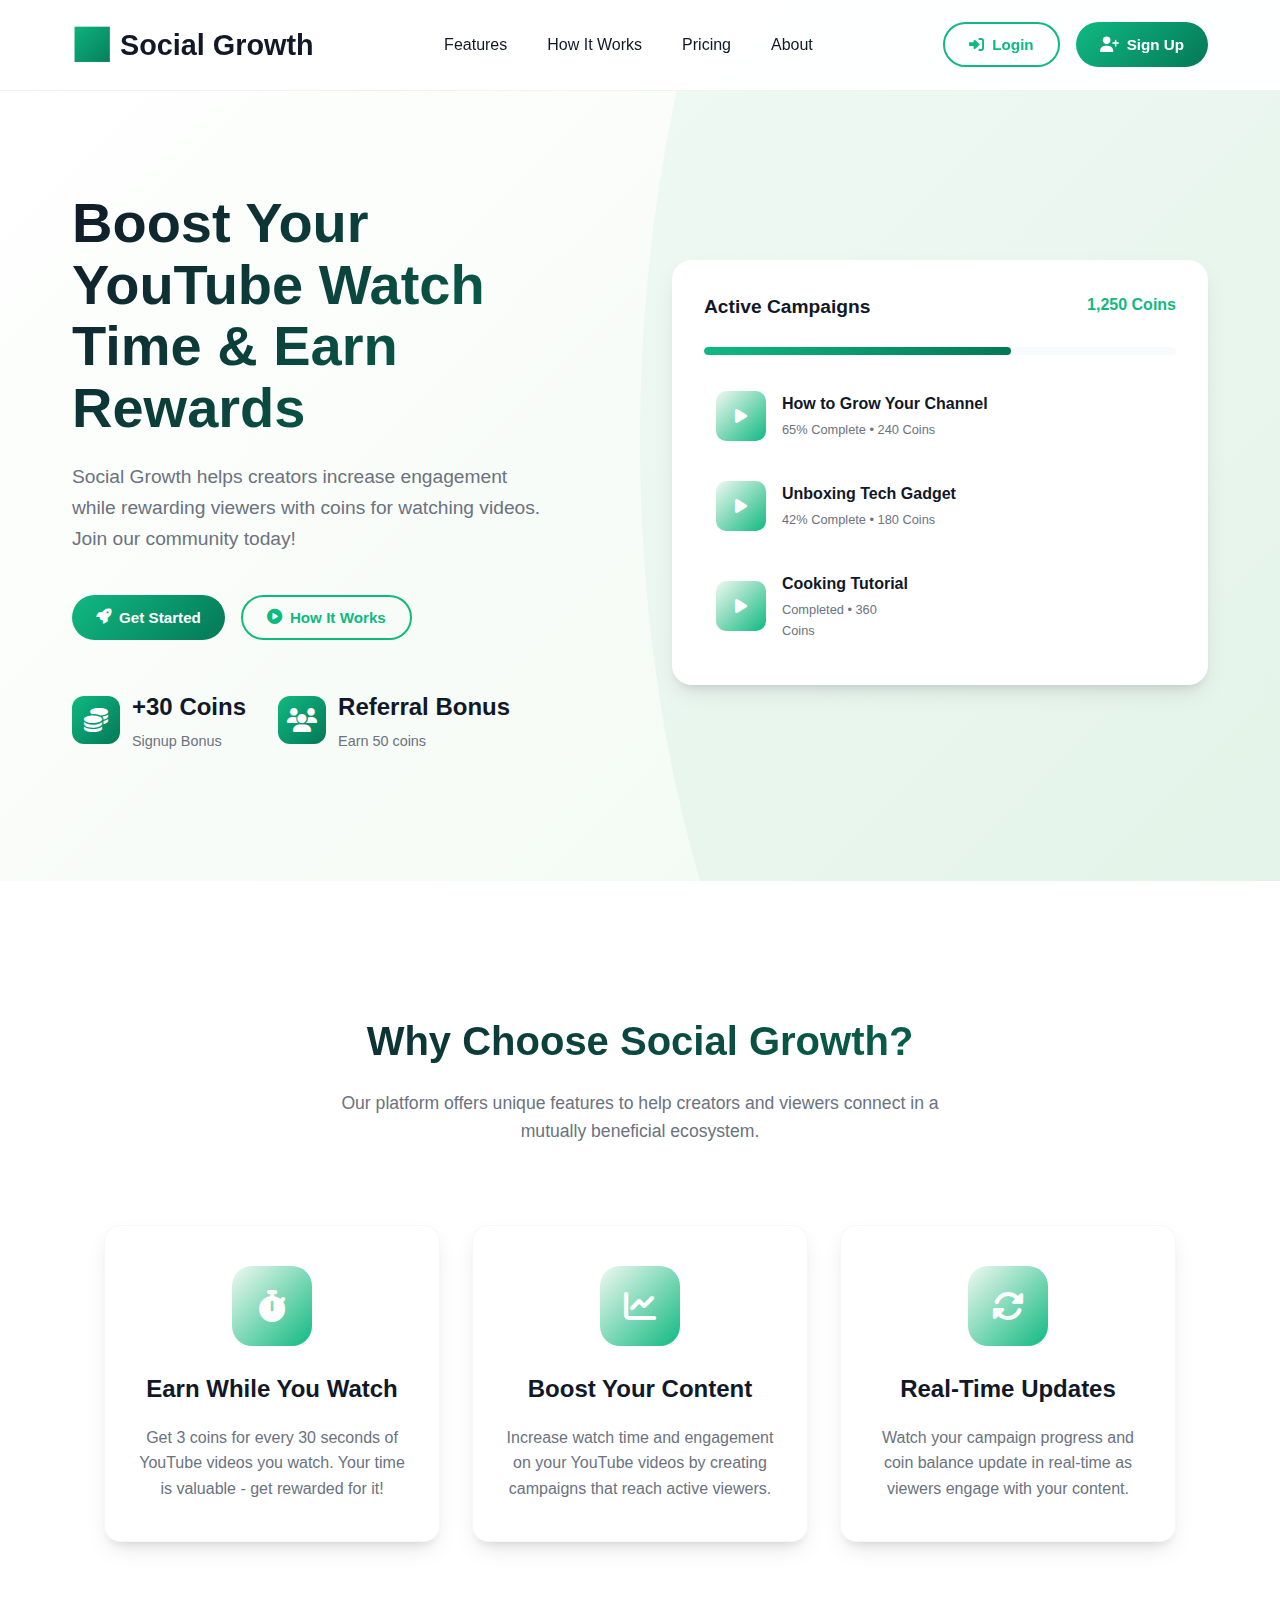
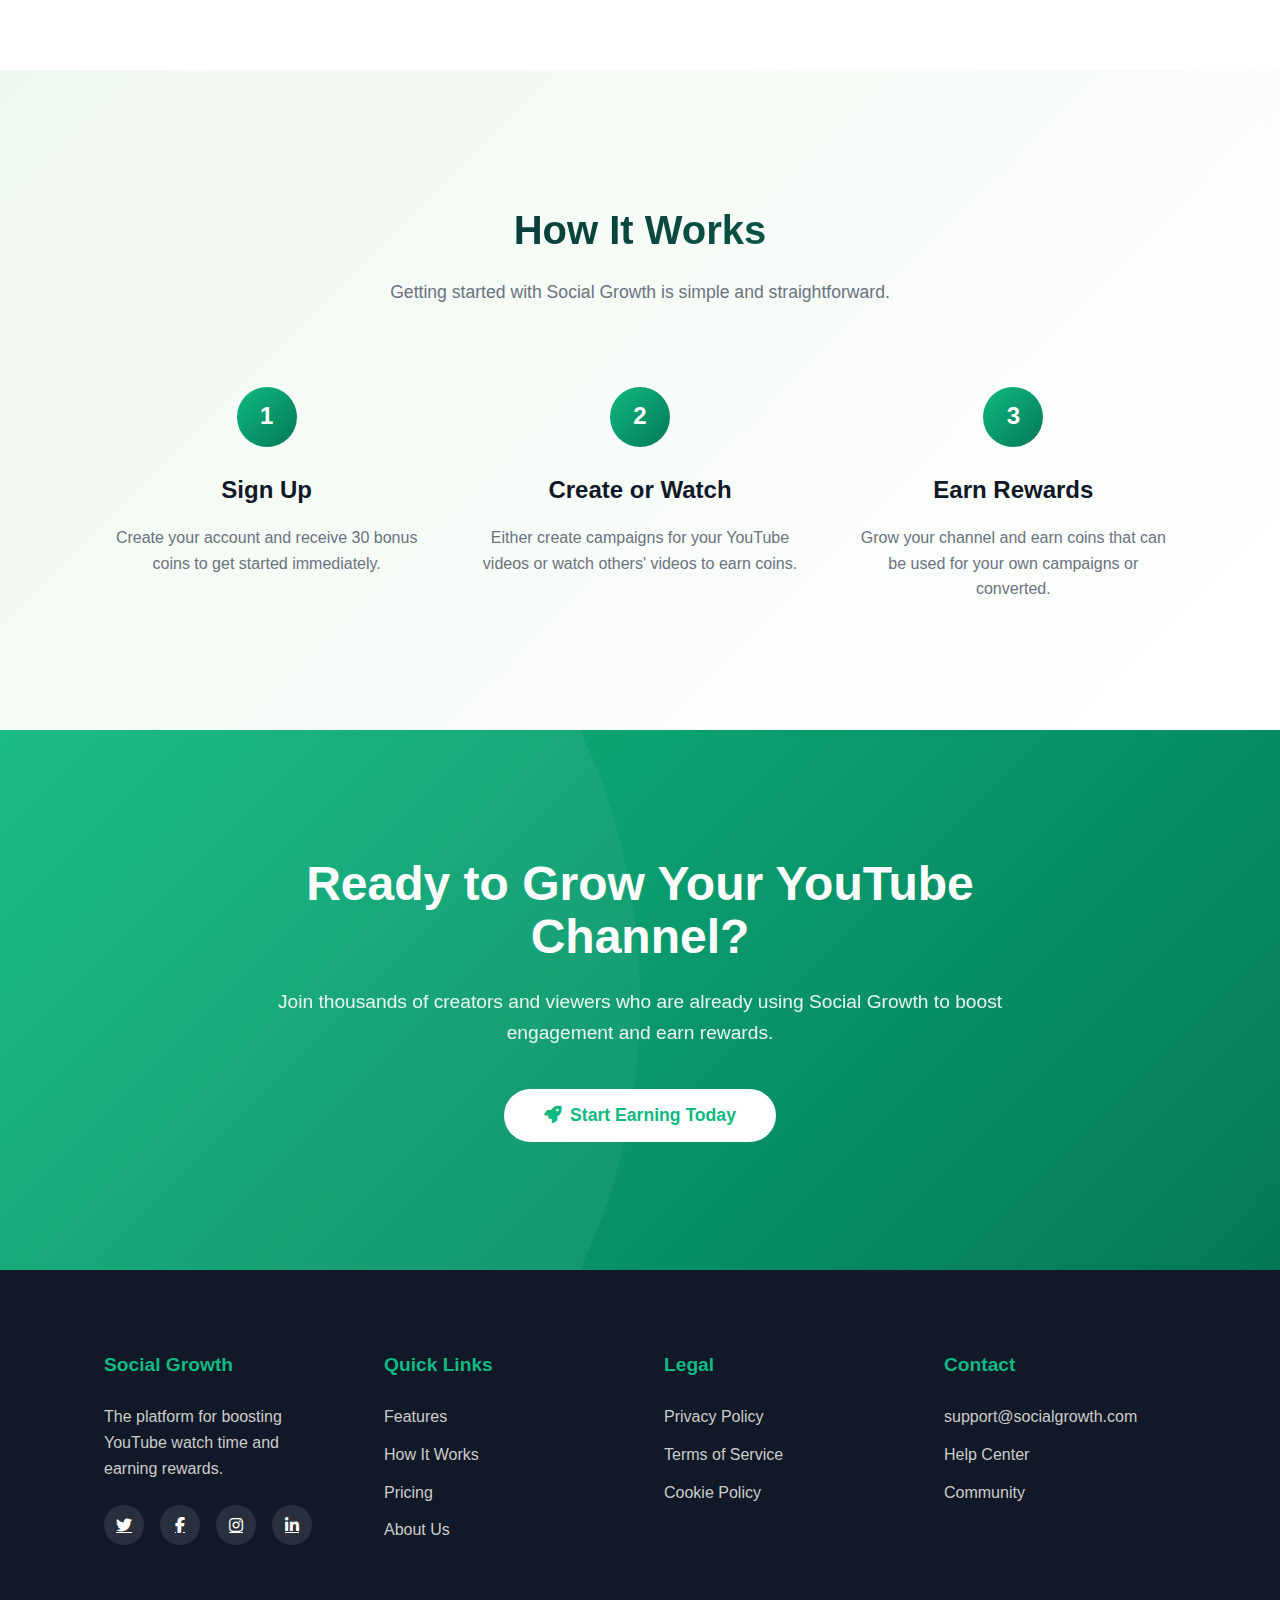
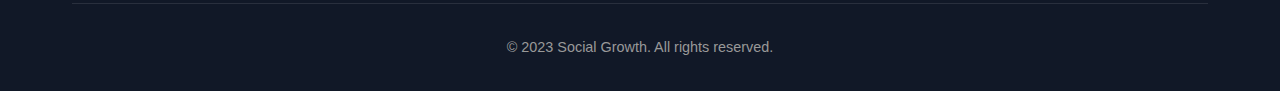
<file: index.html>
<!DOCTYPE html>
<html lang="en">
<head>
    <meta charset="UTF-8">
    <meta name="viewport" content="width=device-width, initial-scale=1.0">
    <title>Social Growth - Boost Your YouTube Watch Time</title>
    <link rel="stylesheet" href="https://cdnjs.cloudflare.com/ajax/libs/font-awesome/6.4.0/css/all.min.css">
    <style>
        /* Modern CSS Reset and Variables */
        :root {
            --white: #ffffff;
            --light-green: #f0f9f0;
            --green: #10B981;
            --dark-green: #047857;
            --black: #111827;
            --gray: #6B7280;
            --light-gray: #F9FAFB;
            --card-shadow: 0 10px 25px -5px rgba(0, 0, 0, 0.1), 0 8px 10px -6px rgba(0, 0, 0, 0.1);
            --hover-shadow: 0 20px 40px -10px rgba(0, 0, 0, 0.15), 0 10px 15px -8px rgba(0, 0, 0, 0.1);
        }

        * {
            margin: 0;
            padding: 0;
            box-sizing: border-box;
            font-family: 'Inter', -apple-system, BlinkMacSystemFont, 'Segoe UI', Roboto, Oxygen, Ubuntu, Cantarell, sans-serif;
        }

        html {
            scroll-behavior: smooth;
        }

        body {
            background-color: var(--white);
            color: var(--black);
            line-height: 1.6;
            overflow-x: hidden;
        }

        /* Header Styles - NOW WITH WHITE BACKGROUND */
        header {
            position: fixed;
            top: 0;
            width: 100%;
            background: rgba(255, 255, 255, 0.95);
            backdrop-filter: blur(10px);
            z-index: 1000;
            padding: 1.2rem 0;
            transition: all 0.3s ease;
            border-bottom: 1px solid rgba(0, 0, 0, 0.05);
        }

        .nav-container {
            display: flex;
            justify-content: space-between;
            align-items: center;
            max-width: 1200px;
            margin: 0 auto;
            padding: 0 2rem;
        }

        .logo {
            display: flex;
            align-items: center;
            font-size: 1.8rem;
            font-weight: 800;
            color: var(--black);
            text-decoration: none;
        }

        .logo-icon {
            background: linear-gradient(135deg, var(--green), var(--dark-green));
            -webkit-background-clip: text;
            background-clip: text;
            color: transparent;
            margin-right: 0.5rem;
            font-size: 2rem;
        }

        .nav-links {
            display: flex;
            gap: 2.5rem;
        }

        .nav-links a {
            text-decoration: none;
            color: var(--black);
            font-weight: 500;
            transition: color 0.3s;
            position: relative;
        }

        .nav-links a:hover {
            color: var(--green);
        }

        .nav-links a::after {
            content: '';
            position: absolute;
            bottom: -5px;
            left: 0;
            width: 0;
            height: 2px;
            background: var(--green);
            transition: width 0.3s;
        }

        .nav-links a:hover::after {
            width: 100%;
        }

        .auth-buttons {
            display: flex;
            gap: 1rem;
        }

        .btn {
            padding: 0.75rem 1.5rem;
            border-radius: 50px;
            font-weight: 600;
            cursor: pointer;
            transition: all 0.3s ease;
            border: none;
            font-size: 0.95rem;
            display: inline-flex;
            align-items: center;
            justify-content: center;
            gap: 0.5rem;
        }

        .btn-outline {
            background: transparent;
            border: 2px solid var(--green);
            color: var(--green);
        }

        .btn-outline:hover {
            background: var(--green);
            color: white;
            transform: translateY(-2px);
            box-shadow: 0 10px 20px rgba(16, 185, 129, 0.3);
        }

        .btn-filled {
            background: linear-gradient(135deg, var(--green), var(--dark-green));
            color: white;
        }

        .btn-filled:hover {
            transform: translateY(-2px);
            box-shadow: 0 10px 20px rgba(16, 185, 129, 0.4);
        }

        /* Hero Section */
        .hero {
            padding: 12rem 0 8rem;
            background: linear-gradient(135deg, var(--white) 0%, var(--light-green) 100%);
            position: relative;
            overflow: hidden;
        }

        .hero::before {
            content: '';
            position: absolute;
            top: -50%;
            right: -20%;
            width: 70%;
            height: 200%;
            background: linear-gradient(135deg, rgba(16, 185, 129, 0.05) 0%, rgba(4, 120, 87, 0.05) 100%);
            border-radius: 50%;
            z-index: 0;
        }

        .hero-content {
            max-width: 1200px;
            margin: 0 auto;
            padding: 0 2rem;
            display: grid;
            grid-template-columns: 1fr 1fr;
            gap: 4rem;
            align-items: center;
            position: relative;
            z-index: 1;
        }

        .hero-text {
            animation: fadeInUp 1s ease-out;
        }

        .hero h1 {
            font-size: 3.5rem;
            font-weight: 800;
            line-height: 1.1;
            margin-bottom: 1.5rem;
            background: linear-gradient(135deg, var(--black) 0%, var(--dark-green) 100%);
            -webkit-background-clip: text;
            background-clip: text;
            color: transparent;
        }

        .hero p {
            font-size: 1.2rem;
            color: var(--gray);
            margin-bottom: 2.5rem;
            max-width: 90%;
        }

        .hero-buttons {
            display: flex;
            gap: 1rem;
            margin-bottom: 3rem;
        }

        .hero-stats {
            display: flex;
            gap: 2rem;
        }

        .stat {
            display: flex;
            align-items: center;
            gap: 0.75rem;
        }

        .stat-icon {
            width: 3rem;
            height: 3rem;
            background: linear-gradient(135deg, var(--green), var(--dark-green));
            border-radius: 12px;
            display: flex;
            align-items: center;
            justify-content: center;
            color: white;
            font-size: 1.5rem;
        }

        .stat-text h3 {
            font-size: 1.5rem;
            font-weight: 700;
            margin-bottom: 0.25rem;
        }

        .stat-text p {
            font-size: 0.9rem;
            color: var(--gray);
            margin: 0;
        }

        .hero-visual {
            position: relative;
            animation: float 6s ease-in-out infinite;
        }

        .visual-container {
            background: white;
            border-radius: 20px;
            box-shadow: var(--card-shadow);
            padding: 2rem;
            position: relative;
            overflow: hidden;
        }

        .visual-header {
            display: flex;
            justify-content: space-between;
            margin-bottom: 1.5rem;
        }

        .visual-title {
            font-weight: 700;
            font-size: 1.2rem;
        }

        .visual-balance {
            font-weight: 700;
            color: var(--green);
        }

        .progress-bar {
            height: 8px;
            background: var(--light-gray);
            border-radius: 10px;
            overflow: hidden;
            margin-bottom: 1.5rem;
        }

        .progress {
            height: 100%;
            background: linear-gradient(90deg, var(--green), var(--dark-green));
            border-radius: 10px;
            width: 65%;
        }

        .campaign-list {
            display: flex;
            flex-direction: column;
            gap: 1rem;
        }

        .campaign-item {
            display: flex;
            align-items: center;
            gap: 1rem;
            padding: 0.75rem;
            border-radius: 12px;
            transition: all 0.3s;
        }

        .campaign-item:hover {
            background: var(--light-green);
        }

        .campaign-thumb {
            width: 50px;
            height: 50px;
            background: linear-gradient(135deg, var(--light-green), var(--green));
            border-radius: 10px;
            display: flex;
            align-items: center;
            justify-content: center;
            color: white;
        }

        .campaign-info h4 {
            font-weight: 600;
            margin-bottom: 0.25rem;
        }

        .campaign-info p {
            font-size: 0.8rem;
            color: var(--gray);
            margin: 0;
        }

        /* Features Section */
        .features {
            padding: 8rem 0;
            background: var(--white);
        }

        .section-title {
            text-align: center;
            margin-bottom: 5rem;
        }

        .section-title h2 {
            font-size: 2.5rem;
            font-weight: 800;
            margin-bottom: 1rem;
            background: linear-gradient(135deg, var(--black) 0%, var(--dark-green) 100%);
            -webkit-background-clip: text;
            background-clip: text;
            color: transparent;
        }

        .section-title p {
            color: var(--gray);
            max-width: 600px;
            margin: 0 auto;
            font-size: 1.1rem;
        }

        .features-grid {
            max-width: 1200px;
            margin: 0 auto;
            padding: 0 2rem;
            display: grid;
            grid-template-columns: repeat(auto-fit, minmax(300px, 1fr));
            gap: 2rem;
        }

        .feature-card {
            background: var(--white);
            border-radius: 16px;
            padding: 2.5rem 2rem;
            box-shadow: var(--card-shadow);
            transition: all 0.3s ease;
            text-align: center;
            border: 1px solid rgba(0, 0, 0, 0.03);
        }

        .feature-card:hover {
            transform: translateY(-10px);
            box-shadow: var(--hover-shadow);
        }

        .feature-icon {
            width: 80px;
            height: 80px;
            background: linear-gradient(135deg, var(--light-green), var(--green));
            border-radius: 20px;
            display: flex;
            align-items: center;
            justify-content: center;
            margin: 0 auto 1.5rem;
            font-size: 2rem;
            color: white;
        }

        .feature-card h3 {
            font-size: 1.5rem;
            font-weight: 700;
            margin-bottom: 1rem;
            color: var(--black);
        }

        .feature-card p {
            color: var(--gray);
        }

        /* How It Works Section */
        .how-it-works {
            padding: 8rem 0;
            background: linear-gradient(135deg, var(--light-green) 0%, var(--white) 100%);
        }

        .steps-container {
            max-width: 1200px;
            margin: 0 auto;
            padding: 0 2rem;
            display: grid;
            grid-template-columns: repeat(auto-fit, minmax(250px, 1fr));
            gap: 3rem;
        }

        .step {
            text-align: center;
            position: relative;
        }

        .step-number {
            width: 60px;
            height: 60px;
            background: linear-gradient(135deg, var(--green), var(--dark-green));
            color: white;
            border-radius: 50%;
            display: flex;
            align-items: center;
            justify-content: center;
            font-size: 1.5rem;
            font-weight: 700;
            margin: 0 auto 1.5rem;
            position: relative;
            z-index: 2;
        }

        .step h3 {
            font-size: 1.5rem;
            font-weight: 700;
            margin-bottom: 1rem;
            color: var(--black);
        }

        .step p {
            color: var(--gray);
        }

        /* CTA Section */
        .cta {
            padding: 8rem 0;
            background: linear-gradient(135deg, var(--green) 0%, var(--dark-green) 100%);
            color: white;
            text-align: center;
            position: relative;
            overflow: hidden;
        }

        .cta::before {
            content: '';
            position: absolute;
            top: -50%;
            left: -20%;
            width: 70%;
            height: 200%;
            background: rgba(255, 255, 255, 0.05);
            border-radius: 50%;
            z-index: 0;
        }

        .cta-content {
            max-width: 800px;
            margin: 0 auto;
            padding: 0 2rem;
            position: relative;
            z-index: 1;
        }

        .cta h2 {
            font-size: 3rem;
            font-weight: 800;
            margin-bottom: 1.5rem;
            line-height: 1.1;
        }

        .cta p {
            font-size: 1.2rem;
            margin-bottom: 2.5rem;
            opacity: 0.9;
        }

        .cta .btn {
            background: white;
            color: var(--green);
            font-weight: 700;
            padding: 1rem 2.5rem;
            font-size: 1.1rem;
        }

        .cta .btn:hover {
            transform: translateY(-3px);
            box-shadow: 0 15px 30px rgba(0, 0, 0, 0.2);
        }

        /* Footer */
        footer {
            background: var(--black);
            color: white;
            padding: 5rem 0 2rem;
        }

        .footer-content {
            max-width: 1200px;
            margin: 0 auto;
            padding: 0 2rem;
            display: grid;
            grid-template-columns: repeat(auto-fit, minmax(200px, 1fr));
            gap: 3rem;
            margin-bottom: 3rem;
        }

        .footer-column h3 {
            font-size: 1.2rem;
            margin-bottom: 1.5rem;
            color: var(--green);
        }

        .footer-column ul {
            list-style: none;
        }

        .footer-column ul li {
            margin-bottom: 0.75rem;
        }

        .footer-column ul li a {
            color: #ccc;
            text-decoration: none;
            transition: color 0.3s;
        }

        .footer-column ul li a:hover {
            color: var(--green);
        }

        .social-links {
            display: flex;
            gap: 1rem;
            margin-top: 1.5rem;
        }

        .social-links a {
            width: 40px;
            height: 40px;
            background: rgba(255, 255, 255, 0.1);
            border-radius: 50%;
            display: flex;
            align-items: center;
            justify-content: center;
            color: white;
            transition: all 0.3s;
        }

        .social-links a:hover {
            background: var(--green);
            transform: translateY(-3px);
        }

        .copyright {
            text-align: center;
            padding-top: 2rem;
            border-top: 1px solid rgba(255, 255, 255, 0.1);
            color: #999;
            font-size: 0.9rem;
            max-width: 1200px;
            margin: 0 auto;
            padding-left: 2rem;
            padding-right: 2rem;
        }

        /* Auth Modals */
        .auth-modal {
            display: none;
        }

        .auth-modal.show {
            display: flex;
        }

        .auth-tabs {
            display: flex;
            margin-bottom: 2rem;
            border-bottom: 2px solid var(--light-gray);
        }

        .auth-tab {
            flex: 1;
            padding: 1rem;
            text-align: center;
            background: none;
            border: none;
            font-weight: 600;
            color: var(--gray);
            cursor: pointer;
            transition: all 0.3s;
        }

        .auth-tab.active {
            color: var(--green);
            border-bottom: 3px solid var(--green);
        }

        .auth-form {
            display: none;
        }

        .auth-form.active {
            display: block;
        }

        .referral-field {
            margin-top: 1rem;
            padding: 1rem;
            background: var(--light-green);
            border-radius: 8px;
            border-left: 4px solid var(--green);
        }

        /* Animations */
        @keyframes fadeInUp {
            from {
                opacity: 0;
                transform: translateY(30px);
            }
            to {
                opacity: 1;
                transform: translateY(0);
            }
        }

        @keyframes float {
            0% {
                transform: translateY(0px);
            }
            50% {
                transform: translateY(-20px);
            }
            100% {
                transform: translateY(0px);
            }
        }

        /* Mobile Responsiveness */
        @media (max-width: 968px) {
            .hero-content {
                grid-template-columns: 1fr;
                text-align: center;
            }

            .hero h1 {
                font-size: 2.8rem;
            }

            .hero p {
                max-width: 100%;
            }

            .hero-buttons {
                justify-content: center;
            }

            .hero-stats {
                justify-content: center;
            }
        }

        @media (max-width: 768px) {
            .nav-links {
                display: none;
            }

            .hero {
                padding: 10rem 0 5rem;
            }

            .hero h1 {
                font-size: 2.5rem;
            }

            .hero-stats {
                flex-direction: column;
                gap: 1.5rem;
            }

            .features-grid {
                grid-template-columns: 1fr;
            }
        }

        @media (max-width: 480px) {
            .hero-buttons {
                flex-direction: column;
                align-items: center;
            }

            .btn {
                width: 100%;
                max-width: 250px;
            }

            .cta h2 {
                font-size: 2.2rem;
            }
        }
    </style>
</head>
<body>
    <!-- Header - NOW WITH WHITE BACKGROUND -->
    <header>
        <div class="nav-container">
            <a href="#" class="logo">
                <span class="logo-icon">📈</span>
                Social Growth
            </a>
            <nav class="nav-links">
                <a href="#features">Features</a>
                <a href="#how-it-works">How It Works</a>
                <a href="#pricing">Pricing</a>
                <a href="#about">About</a>
            </nav>
            <div class="auth-buttons">
                <button class="btn btn-outline" data-auth="unauthenticated" onclick="showAuthModal('login')">
                    <i class="fas fa-sign-in-alt"></i> Login
                </button>
                <button class="btn btn-filled" data-auth="unauthenticated" onclick="showAuthModal('signup')">
                    <i class="fas fa-user-plus"></i> Sign Up
                </button>
                <div data-auth="authenticated" style="display: none;">
                    <a href="dashboard.html" class="btn btn-filled">
                        <i class="fas fa-tachometer-alt"></i> Dashboard
                    </a>
                </div>
            </div>
        </div>
    </header>

    <!-- Hero Section -->
    <section class="hero">
        <div class="hero-content">
            <div class="hero-text">
                <h1>Boost Your YouTube Watch Time & Earn Rewards</h1>
                <p>Social Growth helps creators increase engagement while rewarding viewers with coins for watching videos. Join our community today!</p>
                <div class="hero-buttons">
                    <button class="btn btn-filled" onclick="showAuthModal('signup')">
                        <i class="fas fa-rocket"></i> Get Started
                    </button>
                    <button class="btn btn-outline" onclick="document.getElementById('features').scrollIntoView({behavior: 'smooth'})">
                        <i class="fas fa-play-circle"></i> How It Works
                    </button>
                </div>
                <div class="hero-stats">
                    <div class="stat">
                        <div class="stat-icon">
                            <i class="fas fa-coins"></i>
                        </div>
                        <div class="stat-text">
                            <h3>+30 Coins</h3>
                            <p>Signup Bonus</p>
                        </div>
                    </div>
                    <div class="stat">
                        <div class="stat-icon">
                            <i class="fas fa-users"></i>
                        </div>
                        <div class="stat-text">
                            <h3>Referral Bonus</h3>
                            <p>Earn 50 coins</p>
                        </div>
                    </div>
                </div>
            </div>
            <div class="hero-visual">
                <div class="visual-container">
                    <div class="visual-header">
                        <div class="visual-title">Active Campaigns</div>
                        <div class="visual-balance">1,250 Coins</div>
                    </div>
                    <div class="progress-bar">
                        <div class="progress"></div>
                    </div>
                    <div class="campaign-list">
                        <div class="campaign-item">
                            <div class="campaign-thumb">
                                <i class="fas fa-play"></i>
                            </div>
                            <div class="campaign-info">
                                <h4>How to Grow Your Channel</h4>
                                <p>65% Complete • 240 Coins</p>
                            </div>
                        </div>
                        <div class="campaign-item">
                            <div class="campaign-thumb">
                                <i class="fas fa-play"></i>
                            </div>
                            <div class="campaign-info">
                                <h4>Unboxing Tech Gadget</h4>
                                <p>42% Complete • 180 Coins</p>
                            </div>
                        </div>
                        <div class="campaign-item">
                            <div class="campaign-thumb">
                                <i class="fas fa-play"></i>
                            </div>
                            <div class="campaign-info">
                                <h4>Cooking Tutorial</h4>
                                <p>Completed • 360 Coins</p>
                            </div>
                        </div>
                    </div>
                </div>
            </div>
        </div>
    </section>

    <!-- Features Section -->
    <section class="features" id="features">
        <div class="container">
            <div class="section-title">
                <h2>Why Choose Social Growth?</h2>
                <p>Our platform offers unique features to help creators and viewers connect in a mutually beneficial ecosystem.</p>
            </div>
            <div class="features-grid">
                <div class="feature-card">
                    <div class="feature-icon">
                        <i class="fas fa-stopwatch"></i>
                    </div>
                    <h3>Earn While You Watch</h3>
                    <p>Get 3 coins for every 30 seconds of YouTube videos you watch. Your time is valuable - get rewarded for it!</p>
                </div>
                <div class="feature-card">
                    <div class="feature-icon">
                        <i class="fas fa-chart-line"></i>
                    </div>
                    <h3>Boost Your Content</h3>
                    <p>Increase watch time and engagement on your YouTube videos by creating campaigns that reach active viewers.</p>
                </div>
                <div class="feature-card">
                    <div class="feature-icon">
                        <i class="fas fa-sync-alt"></i>
                    </div>
                    <h3>Real-Time Updates</h3>
                    <p>Watch your campaign progress and coin balance update in real-time as viewers engage with your content.</p>
                </div>
            </div>
        </div>
    </section>

    <!-- How It Works Section -->
    <section class="how-it-works" id="how-it-works">
        <div class="container">
            <div class="section-title">
                <h2>How It Works</h2>
                <p>Getting started with Social Growth is simple and straightforward.</p>
            </div>
            <div class="steps-container">
                <div class="step">
                    <div class="step-number">1</div>
                    <h3>Sign Up</h3>
                    <p>Create your account and receive 30 bonus coins to get started immediately.</p>
                </div>
                <div class="step">
                    <div class="step-number">2</div>
                    <h3>Create or Watch</h3>
                    <p>Either create campaigns for your YouTube videos or watch others' videos to earn coins.</p>
                </div>
                <div class="step">
                    <div class="step-number">3</div>
                    <h3>Earn Rewards</h3>
                    <p>Grow your channel and earn coins that can be used for your own campaigns or converted.</p>
                </div>
            </div>
        </div>
    </section>

    <!-- CTA Section -->
    <section class="cta">
        <div class="cta-content">
            <h2>Ready to Grow Your YouTube Channel?</h2>
            <p>Join thousands of creators and viewers who are already using Social Growth to boost engagement and earn rewards.</p>
            <button class="btn" onclick="showAuthModal('signup')">
                <i class="fas fa-rocket"></i> Start Earning Today
            </button>
        </div>
    </section>

    <!-- Footer -->
    <footer>
        <div class="container">
            <div class="footer-content">
                <div class="footer-column">
                    <h3>Social Growth</h3>
                    <p style="color: #ccc; margin-bottom: 20px;">The platform for boosting YouTube watch time and earning rewards.</p>
                    <div class="social-links">
                        <a href="#"><i class="fab fa-twitter"></i></a>
                        <a href="#"><i class="fab fa-facebook-f"></i></a>
                        <a href="#"><i class="fab fa-instagram"></i></a>
                        <a href="#"><i class="fab fa-linkedin-in"></i></a>
                    </div>
                </div>
                <div class="footer-column">
                    <h3>Quick Links</h3>
                    <ul>
                        <li><a href="#features">Features</a></li>
                        <li><a href="#how-it-works">How It Works</a></li>
                        <li><a href="#pricing">Pricing</a></li>
                        <li><a href="#about">About Us</a></li>
                    </ul>
                </div>
                <div class="footer-column">
                    <h3>Legal</h3>
                    <ul>
                        <li><a href="#">Privacy Policy</a></li>
                        <li><a href="#">Terms of Service</a></li>
                        <li><a href="#">Cookie Policy</a></li>
                    </ul>
                </div>
                <div class="footer-column">
                    <h3>Contact</h3>
                    <ul>
                        <li><a href="mailto:support@socialgrowth.com">support@socialgrowth.com</a></li>
                        <li><a href="#">Help Center</a></li>
                        <li><a href="#">Community</a></li>
                    </ul>
                </div>
            </div>
            <div class="copyright">
                &copy; 2023 Social Growth. All rights reserved.
            </div>
        </div>
    </footer>

    <!-- Auth Modal -->
    <div class="modal auth-modal" id="authModal">
        <div class="modal-content">
            <div class="modal-header">
                <h3 class="modal-title">Join Social Growth</h3>
                <button class="modal-close" onclick="hideAuthModal()">&times;</button>
            </div>
            
            <div class="auth-tabs">
                <button class="auth-tab active" onclick="switchAuthTab('login')">Login</button>
                <button class="auth-tab" onclick="switchAuthTab('signup')">Sign Up</button>
            </div>

            <!-- Login Form -->
            <form class="auth-form active" id="loginForm" onsubmit="handleLogin(event)">
                <div class="form-group">
                    <label class="form-label" for="loginEmail">Email</label>
                    <input type="email" class="form-input" id="loginEmail" required>
                </div>
                <div class="form-group">
                    <label class="form-label" for="loginPassword">Password</label>
                    <input type="password" class="form-input" id="loginPassword" required>
                </div>
                <button type="submit" class="btn btn-filled w-100">
                    <i class="fas fa-sign-in-alt"></i> Login
                </button>
            </form>

            <!-- Signup Form -->
            <form class="auth-form" id="signupForm" onsubmit="handleSignup(event)">
                <div class="form-group">
                    <label class="form-label" for="signupName">Full Name</label>
                    <input type="text" class="form-input" id="signupName" required>
                </div>
                <div class="form-group">
                    <label class="form-label" for="signupEmail">Email</label>
                    <input type="email" class="form-input" id="signupEmail" required>
                </div>
                <div class="form-group">
                    <label class="form-label" for="signupPassword">Password</label>
                    <input type="password" class="form-input" id="signupPassword" required minlength="6">
                </div>
                <div class="form-group">
                    <label class="form-label" for="referralCode">Referral Code (Optional)</label>
                    <input type="text" class="form-input" id="referralCode" placeholder="Enter friend's referral code">
                </div>
                <button type="submit" class="btn btn-filled w-100">
                    <i class="fas fa-user-plus"></i> Create Account
                </button>
            </form>
        </div>
    </div>

    <!-- Notification System -->
    <div class="notification" id="notification"></div>

    <script>
        // Auth Modal Functions
        function showAuthModal(tab = 'login') {
            const modal = document.getElementById('authModal');
            modal.classList.add('show');
            switchAuthTab(tab);
        }

        function hideAuthModal() {
            const modal = document.getElementById('authModal');
            modal.classList.remove('show');
        }

        function switchAuthTab(tab) {
            // Update tabs
            document.querySelectorAll('.auth-tab').forEach(t => t.classList.remove('active'));
            document.querySelector(`.auth-tab:nth-child(${tab === 'login' ? 1 : 2})`).classList.add('active');

            // Update forms
            document.querySelectorAll('.auth-form').forEach(f => f.classList.remove('active'));
            document.getElementById(`${tab}Form`).classList.add('active');
        }

        // Auth Handlers
        async function handleLogin(event) {
            event.preventDefault();
            const email = document.getElementById('loginEmail').value;
            const password = document.getElementById('loginPassword').value;

            try {
                // Simulated login - replace with actual Supabase auth
                showNotification('Login functionality would connect to Supabase', 'success');
                hideAuthModal();
                
                // In a real implementation, this would be:
                // await authManager.signIn(email, password);
                // hideAuthModal();
                // window.location.href = 'dashboard.html';
                
            } catch (error) {
                showNotification(error.message, 'error');
            }
        }

        async function handleSignup(event) {
            event.preventDefault();
            const name = document.getElementById('signupName').value;
            const email = document.getElementById('signupEmail').value;
            const password = document.getElementById('signupPassword').value;
            const referralCode = document.getElementById('referralCode').value;

            try {
                // Simulated signup - replace with actual Supabase auth
                showNotification('Signup functionality would connect to Supabase', 'success');
                hideAuthModal();
                
                // In a real implementation, this would be:
                // await authManager.signUp(email, password, name, referralCode || null);
                // hideAuthModal();
                // window.location.href = 'dashboard.html';
                
            } catch (error) {
                showNotification(error.message, 'error');
            }
        }

        // Notification System
        function showNotification(message, type = 'success') {
            const notification = document.getElementById('notification');
            notification.textContent = message;
            notification.className = `notification ${type}`;
            notification.classList.add('show');

            setTimeout(() => {
                notification.classList.remove('show');
            }, 5000);
        }

        // Close modal when clicking outside
        document.getElementById('authModal').addEventListener('click', function(e) {
            if (e.target === this) {
                hideAuthModal();
            }
        });

        // Add container class for sections that need it
        document.querySelectorAll('.container').forEach(el => {
            if (!el.parentElement.classList.contains('nav-container') && 
                !el.parentElement.classList.contains('hero-content')) {
                el.style.maxWidth = '1200px';
                el.style.margin = '0 auto';
                el.style.padding = '0 2rem';
            }
        });
    </script>
</body>
</html>
</file>
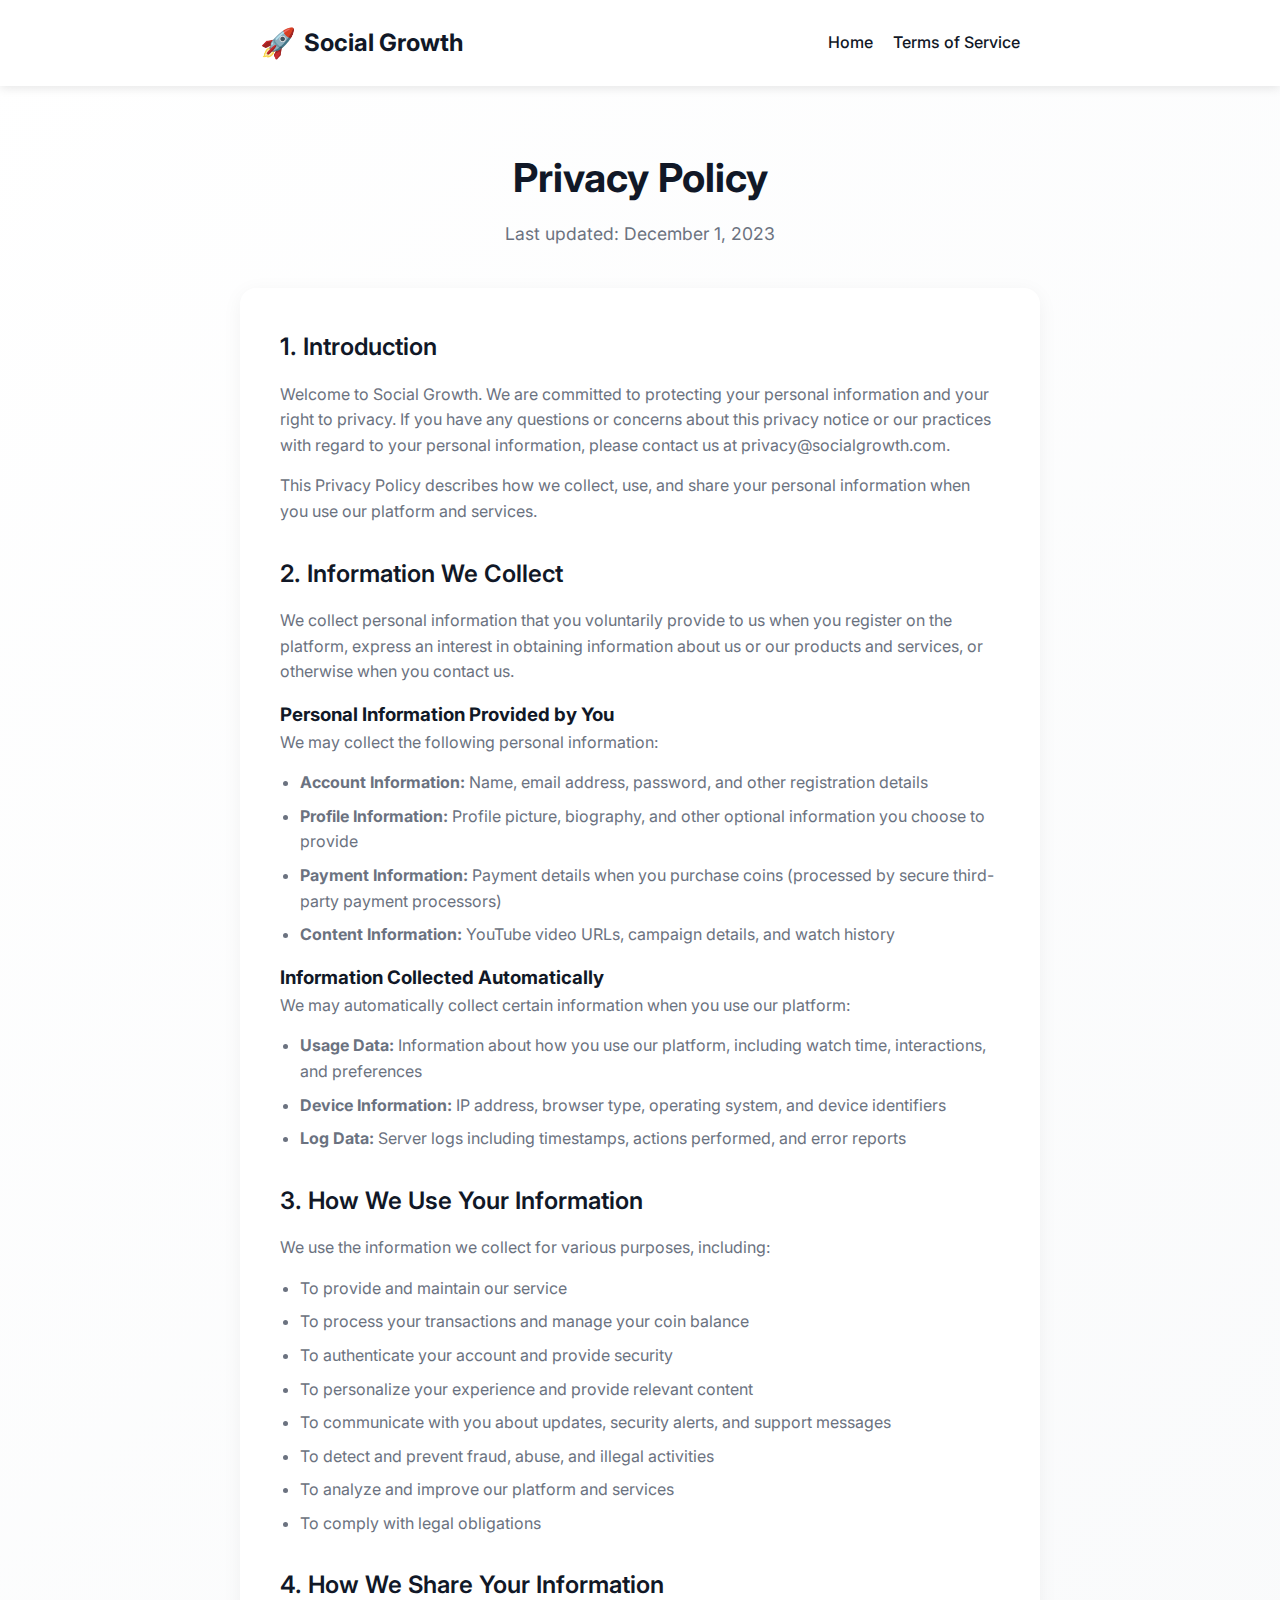
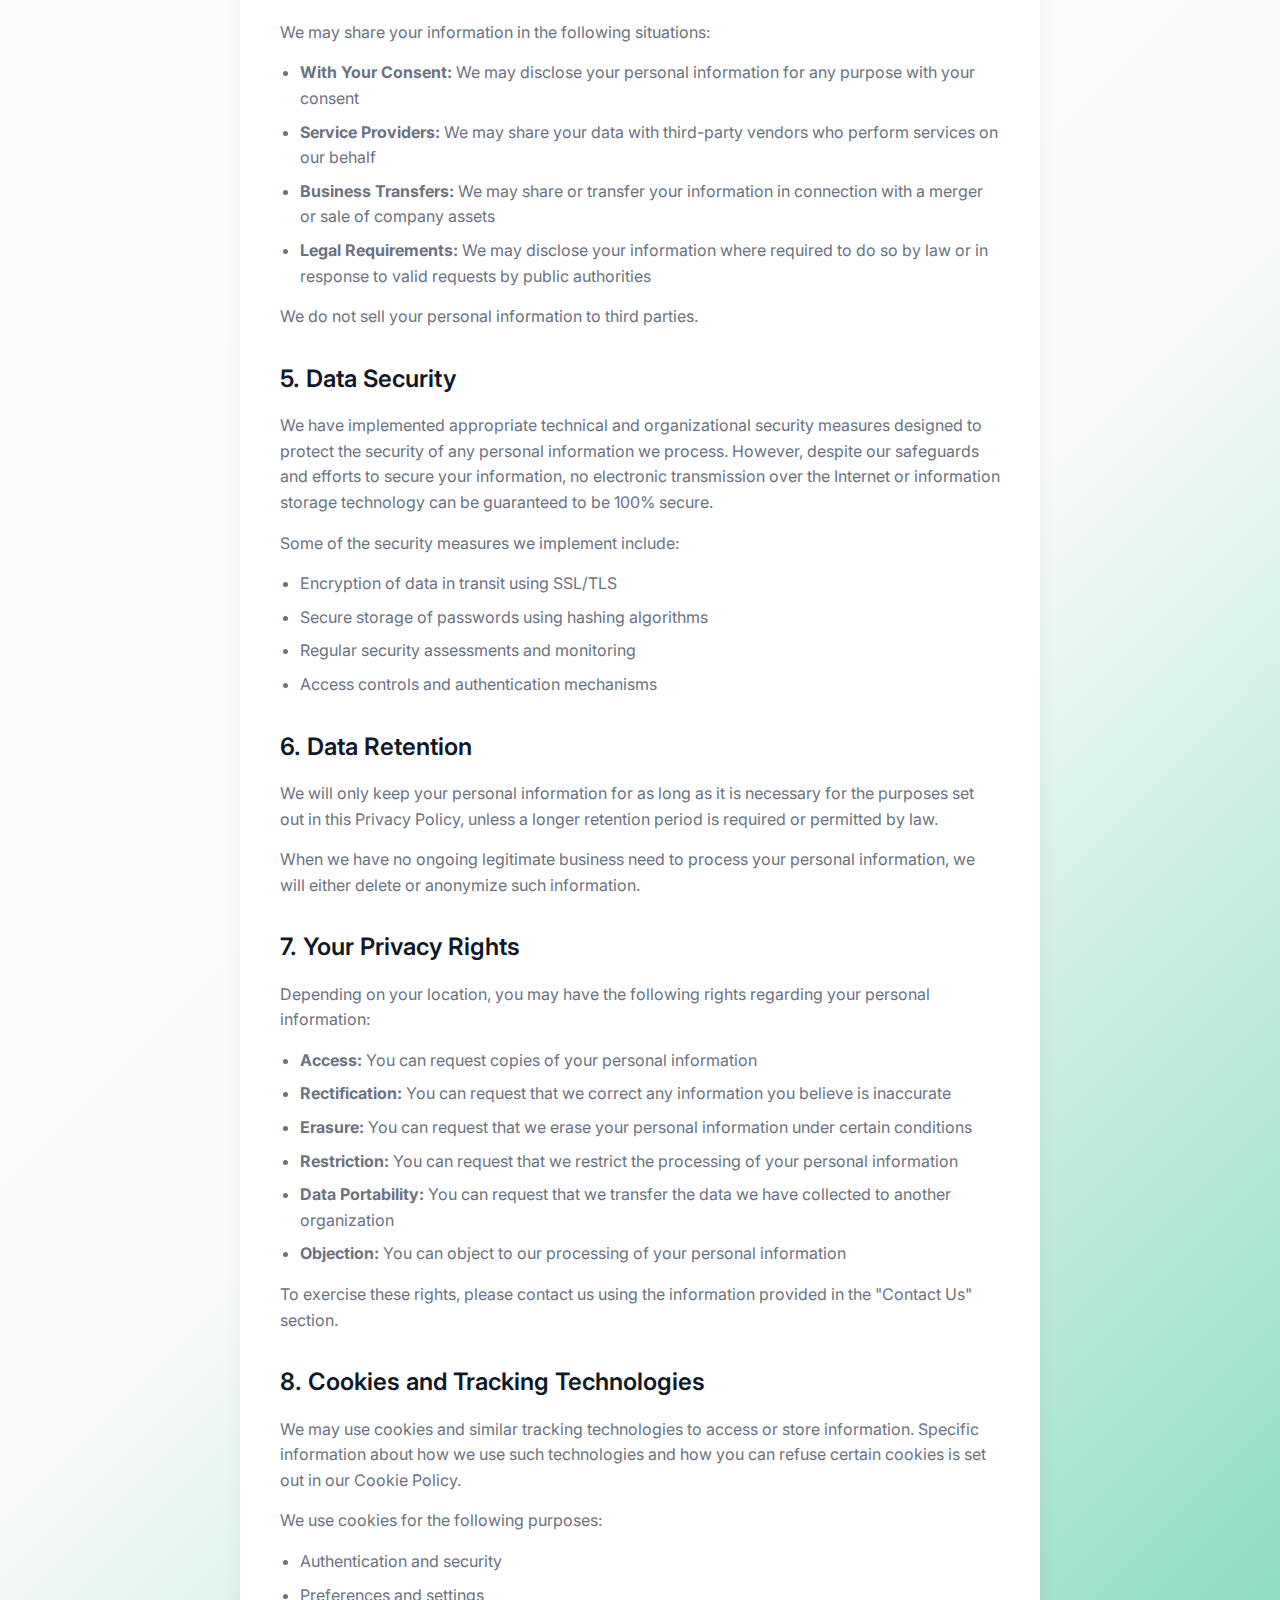
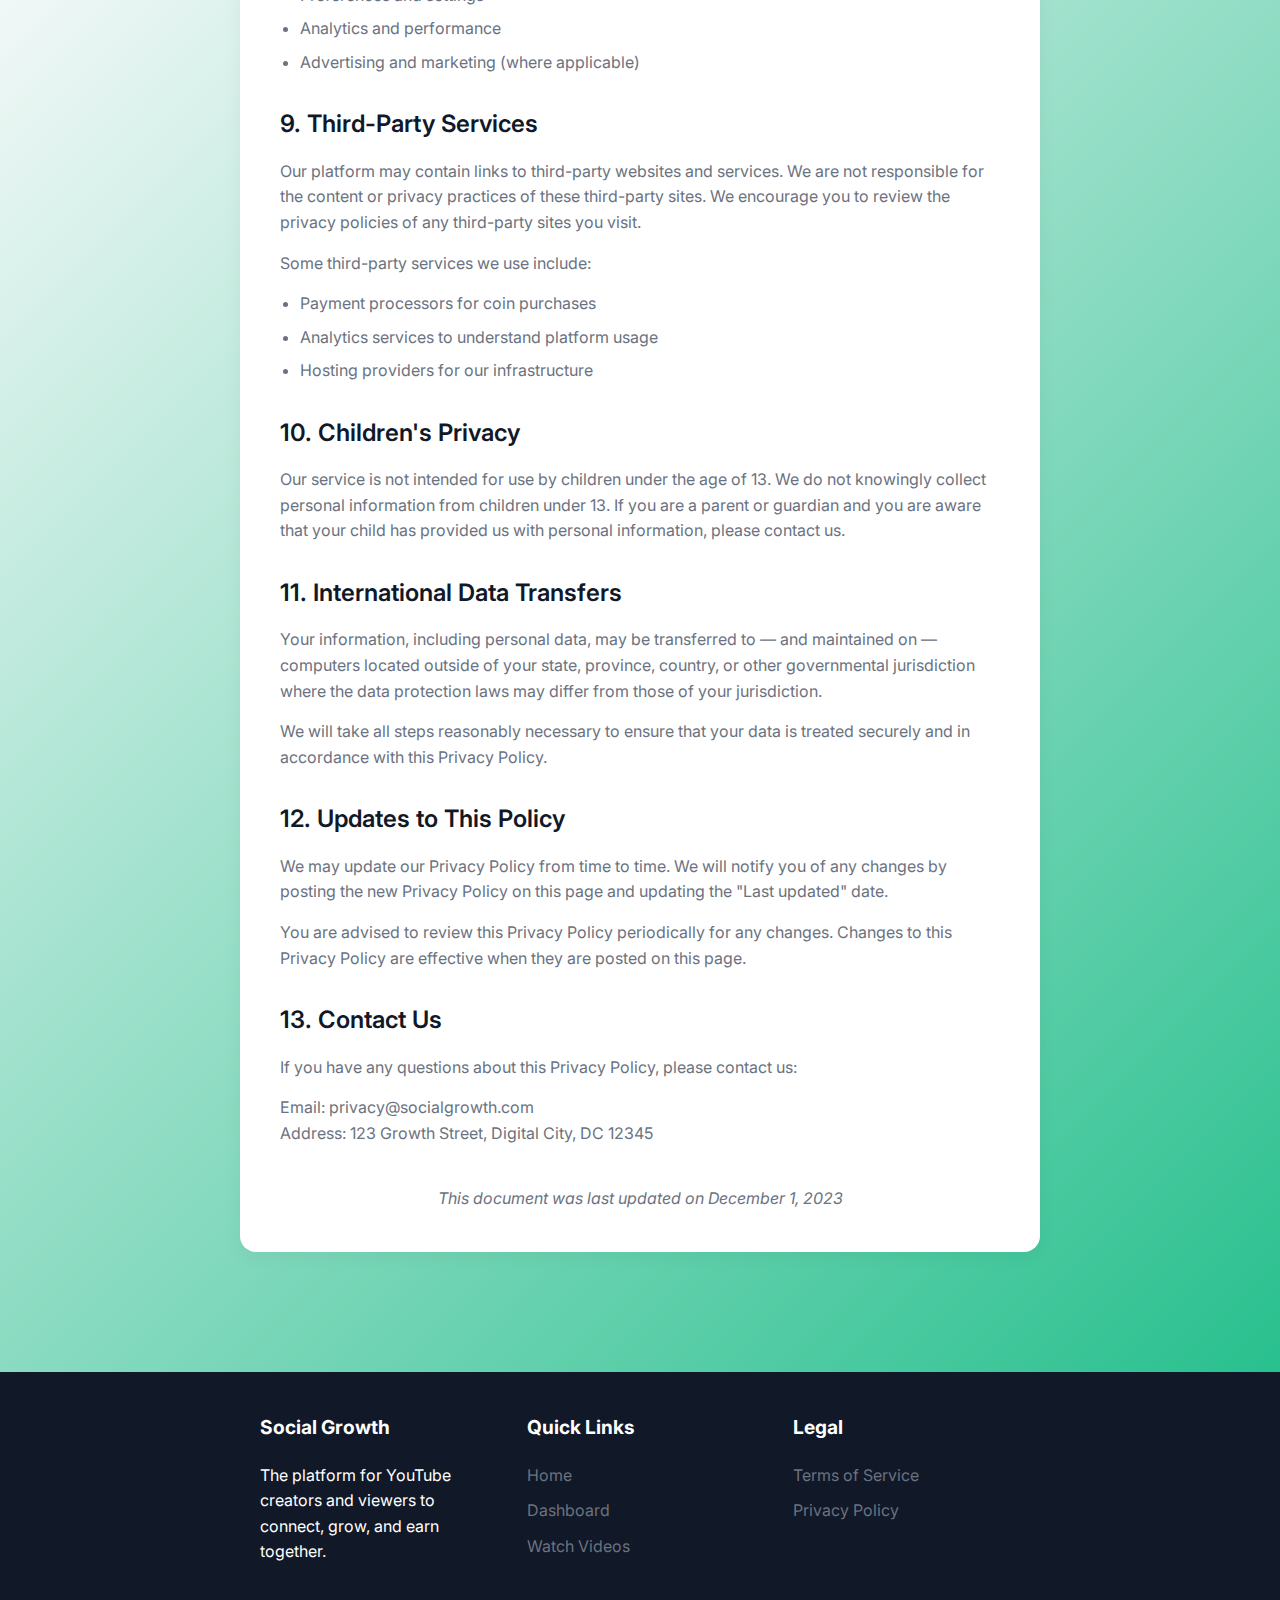
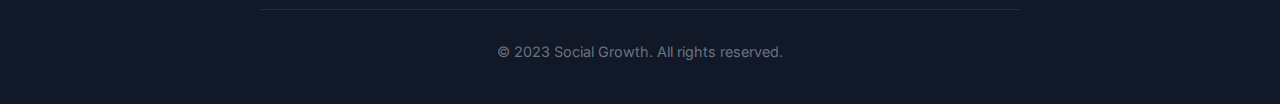
<file: policy.html>
<!DOCTYPE html>
<html lang="en">
<head>
    <meta charset="UTF-8">
    <meta name="viewport" content="width=device-width, initial-scale=1.0">
    <title>Privacy Policy - Social Growth</title>
    <link href="https://fonts.googleapis.com/css2?family=Inter:wght@300;400;500;600;700&display=swap" rel="stylesheet">
    <style>
        :root {
            --white: #ffffff;
            --green: #10B981;
            --dark-green: #059669;
            --black: #111827;
            --gray: #6B7280;
            --light-gray: #F9FAFB;
        }

        * {
            margin: 0;
            padding: 0;
            box-sizing: border-box;
        }

        body {
            font-family: 'Inter', sans-serif;
            line-height: 1.6;
            color: var(--black);
            background: linear-gradient(135deg, var(--white) 0%, var(--light-gray) 50%, var(--green) 100%);
            min-height: 100vh;
        }

        .container {
            max-width: 800px;
            margin: 0 auto;
            padding: 0 20px;
        }

        header {
            padding: 20px 0;
            background-color: var(--white);
            box-shadow: 0 2px 10px rgba(0, 0, 0, 0.1);
        }

        .header-container {
            display: flex;
            justify-content: space-between;
            align-items: center;
        }

        .logo {
            display: flex;
            align-items: center;
            font-weight: 700;
            font-size: 1.5rem;
            color: var(--black);
            text-decoration: none;
        }

        .logo-icon {
            margin-right: 8px;
            font-size: 1.8rem;
        }

        .nav-links {
            display: flex;
            gap: 20px;
        }

        .nav-link {
            text-decoration: none;
            color: var(--black);
            font-weight: 500;
            transition: color 0.3s;
        }

        .nav-link:hover {
            color: var(--green);
        }

        .content {
            padding: 60px 0;
        }

        .legal-header {
            text-align: center;
            margin-bottom: 40px;
        }

        .legal-header h1 {
            font-size: 2.5rem;
            margin-bottom: 10px;
            font-weight: 700;
            color: var(--black);
        }

        .legal-header p {
            color: var(--gray);
            font-size: 1.1rem;
        }

        .legal-content {
            background-color: var(--white);
            padding: 40px;
            border-radius: 16px;
            box-shadow: 0 4px 20px rgba(0, 0, 0, 0.05);
        }

        .section {
            margin-bottom: 30px;
        }

        .section h2 {
            font-size: 1.5rem;
            margin-bottom: 15px;
            color: var(--black);
            font-weight: 600;
        }

        .section p {
            margin-bottom: 15px;
            color: var(--gray);
        }

        .section ul {
            margin-left: 20px;
            margin-bottom: 15px;
            color: var(--gray);
        }

        .section li {
            margin-bottom: 8px;
        }

        .last-updated {
            text-align: center;
            margin-top: 40px;
            color: var(--gray);
            font-style: italic;
        }

        footer {
            padding: 40px 0;
            background-color: var(--black);
            color: var(--white);
            margin-top: 60px;
        }

        .footer-content {
            display: flex;
            justify-content: space-between;
            flex-wrap: wrap;
            gap: 40px;
            margin-bottom: 40px;
        }

        .footer-column {
            flex: 1;
            min-width: 200px;
        }

        .footer-column h3 {
            font-size: 1.2rem;
            margin-bottom: 20px;
            color: var(--white);
        }

        .footer-links {
            list-style: none;
        }

        .footer-links li {
            margin-bottom: 10px;
        }

        .footer-links a {
            color: var(--gray);
            text-decoration: none;
            transition: color 0.3s;
        }

        .footer-links a:hover {
            color: var(--green);
        }

        .copyright {
            text-align: center;
            padding-top: 30px;
            border-top: 1px solid rgba(255, 255, 255, 0.1);
            color: var(--gray);
            font-size: 0.9rem;
        }

        @media (max-width: 768px) {
            .header-container {
                flex-direction: column;
                gap: 15px;
            }

            .nav-links {
                flex-wrap: wrap;
                justify-content: center;
            }

            .legal-content {
                padding: 20px;
            }
        }
    </style>
</head>
<body>
    <header>
        <div class="container header-container">
            <a href="index.html" class="logo">
                <span class="logo-icon">🚀</span>
                Social Growth
            </a>
            <nav class="nav-links">
                <a href="index.html" class="nav-link">Home</a>
                <a href="terms.html" class="nav-link">Terms of Service</a>
            </nav>
        </div>
    </header>

    <div class="content container">
        <div class="legal-header">
            <h1>Privacy Policy</h1>
            <p>Last updated: December 1, 2023</p>
        </div>

        <div class="legal-content">
            <div class="section">
                <h2>1. Introduction</h2>
                <p>Welcome to Social Growth. We are committed to protecting your personal information and your right to privacy. If you have any questions or concerns about this privacy notice or our practices with regard to your personal information, please contact us at privacy@socialgrowth.com.</p>
                <p>This Privacy Policy describes how we collect, use, and share your personal information when you use our platform and services.</p>
            </div>

            <div class="section">
                <h2>2. Information We Collect</h2>
                <p>We collect personal information that you voluntarily provide to us when you register on the platform, express an interest in obtaining information about us or our products and services, or otherwise when you contact us.</p>
                
                <h3>Personal Information Provided by You</h3>
                <p>We may collect the following personal information:</p>
                <ul>
                    <li><strong>Account Information:</strong> Name, email address, password, and other registration details</li>
                    <li><strong>Profile Information:</strong> Profile picture, biography, and other optional information you choose to provide</li>
                    <li><strong>Payment Information:</strong> Payment details when you purchase coins (processed by secure third-party payment processors)</li>
                    <li><strong>Content Information:</strong> YouTube video URLs, campaign details, and watch history</li>
                </ul>

                <h3>Information Collected Automatically</h3>
                <p>We may automatically collect certain information when you use our platform:</p>
                <ul>
                    <li><strong>Usage Data:</strong> Information about how you use our platform, including watch time, interactions, and preferences</li>
                    <li><strong>Device Information:</strong> IP address, browser type, operating system, and device identifiers</li>
                    <li><strong>Log Data:</strong> Server logs including timestamps, actions performed, and error reports</li>
                </ul>
            </div>

            <div class="section">
                <h2>3. How We Use Your Information</h2>
                <p>We use the information we collect for various purposes, including:</p>
                <ul>
                    <li>To provide and maintain our service</li>
                    <li>To process your transactions and manage your coin balance</li>
                    <li>To authenticate your account and provide security</li>
                    <li>To personalize your experience and provide relevant content</li>
                    <li>To communicate with you about updates, security alerts, and support messages</li>
                    <li>To detect and prevent fraud, abuse, and illegal activities</li>
                    <li>To analyze and improve our platform and services</li>
                    <li>To comply with legal obligations</li>
                </ul>
            </div>

            <div class="section">
                <h2>4. How We Share Your Information</h2>
                <p>We may share your information in the following situations:</p>
                <ul>
                    <li><strong>With Your Consent:</strong> We may disclose your personal information for any purpose with your consent</li>
                    <li><strong>Service Providers:</strong> We may share your data with third-party vendors who perform services on our behalf</li>
                    <li><strong>Business Transfers:</strong> We may share or transfer your information in connection with a merger or sale of company assets</li>
                    <li><strong>Legal Requirements:</strong> We may disclose your information where required to do so by law or in response to valid requests by public authorities</li>
                </ul>
                <p>We do not sell your personal information to third parties.</p>
            </div>

            <div class="section">
                <h2>5. Data Security</h2>
                <p>We have implemented appropriate technical and organizational security measures designed to protect the security of any personal information we process. However, despite our safeguards and efforts to secure your information, no electronic transmission over the Internet or information storage technology can be guaranteed to be 100% secure.</p>
                <p>Some of the security measures we implement include:</p>
                <ul>
                    <li>Encryption of data in transit using SSL/TLS</li>
                    <li>Secure storage of passwords using hashing algorithms</li>
                    <li>Regular security assessments and monitoring</li>
                    <li>Access controls and authentication mechanisms</li>
                </ul>
            </div>

            <div class="section">
                <h2>6. Data Retention</h2>
                <p>We will only keep your personal information for as long as it is necessary for the purposes set out in this Privacy Policy, unless a longer retention period is required or permitted by law.</p>
                <p>When we have no ongoing legitimate business need to process your personal information, we will either delete or anonymize such information.</p>
            </div>

            <div class="section">
                <h2>7. Your Privacy Rights</h2>
                <p>Depending on your location, you may have the following rights regarding your personal information:</p>
                <ul>
                    <li><strong>Access:</strong> You can request copies of your personal information</li>
                    <li><strong>Rectification:</strong> You can request that we correct any information you believe is inaccurate</li>
                    <li><strong>Erasure:</strong> You can request that we erase your personal information under certain conditions</li>
                    <li><strong>Restriction:</strong> You can request that we restrict the processing of your personal information</li>
                    <li><strong>Data Portability:</strong> You can request that we transfer the data we have collected to another organization</li>
                    <li><strong>Objection:</strong> You can object to our processing of your personal information</li>
                </ul>
                <p>To exercise these rights, please contact us using the information provided in the "Contact Us" section.</p>
            </div>

            <div class="section">
                <h2>8. Cookies and Tracking Technologies</h2>
                <p>We may use cookies and similar tracking technologies to access or store information. Specific information about how we use such technologies and how you can refuse certain cookies is set out in our Cookie Policy.</p>
                <p>We use cookies for the following purposes:</p>
                <ul>
                    <li>Authentication and security</li>
                    <li>Preferences and settings</li>
                    <li>Analytics and performance</li>
                    <li>Advertising and marketing (where applicable)</li>
                </ul>
            </div>

            <div class="section">
                <h2>9. Third-Party Services</h2>
                <p>Our platform may contain links to third-party websites and services. We are not responsible for the content or privacy practices of these third-party sites. We encourage you to review the privacy policies of any third-party sites you visit.</p>
                <p>Some third-party services we use include:</p>
                <ul>
                    <li>Payment processors for coin purchases</li>
                    <li>Analytics services to understand platform usage</li>
                    <li>Hosting providers for our infrastructure</li>
                </ul>
            </div>

            <div class="section">
                <h2>10. Children's Privacy</h2>
                <p>Our service is not intended for use by children under the age of 13. We do not knowingly collect personal information from children under 13. If you are a parent or guardian and you are aware that your child has provided us with personal information, please contact us.</p>
            </div>

            <div class="section">
                <h2>11. International Data Transfers</h2>
                <p>Your information, including personal data, may be transferred to — and maintained on — computers located outside of your state, province, country, or other governmental jurisdiction where the data protection laws may differ from those of your jurisdiction.</p>
                <p>We will take all steps reasonably necessary to ensure that your data is treated securely and in accordance with this Privacy Policy.</p>
            </div>

            <div class="section">
                <h2>12. Updates to This Policy</h2>
                <p>We may update our Privacy Policy from time to time. We will notify you of any changes by posting the new Privacy Policy on this page and updating the "Last updated" date.</p>
                <p>You are advised to review this Privacy Policy periodically for any changes. Changes to this Privacy Policy are effective when they are posted on this page.</p>
            </div>

            <div class="section">
                <h2>13. Contact Us</h2>
                <p>If you have any questions about this Privacy Policy, please contact us:</p>
                <p>Email: privacy@socialgrowth.com<br>
                Address: 123 Growth Street, Digital City, DC 12345</p>
            </div>

            <div class="last-updated">
                <p>This document was last updated on December 1, 2023</p>
            </div>
        </div>
    </div>

    <footer>
        <div class="container">
            <div class="footer-content">
                <div class="footer-column">
                    <h3>Social Growth</h3>
                    <p>The platform for YouTube creators and viewers to connect, grow, and earn together.</p>
                </div>
                <div class="footer-column">
                    <h3>Quick Links</h3>
                    <ul class="footer-links">
                        <li><a href="index.html">Home</a></li>
                        <li><a href="dashboard.html">Dashboard</a></li>
                        <li><a href="watch.html">Watch Videos</a></li>
                    </ul>
                </div>
                <div class="footer-column">
                    <h3>Legal</h3>
                    <ul class="footer-links">
                        <li><a href="terms.html">Terms of Service</a></li>
                        <li><a href="privacy-policy.html">Privacy Policy</a></li>
                    </ul>
                </div>
            </div>
            <div class="copyright">
                <p>&copy; 2023 Social Growth. All rights reserved.</p>
            </div>
        </div>
    </footer>
</body>
</html>
</file>
